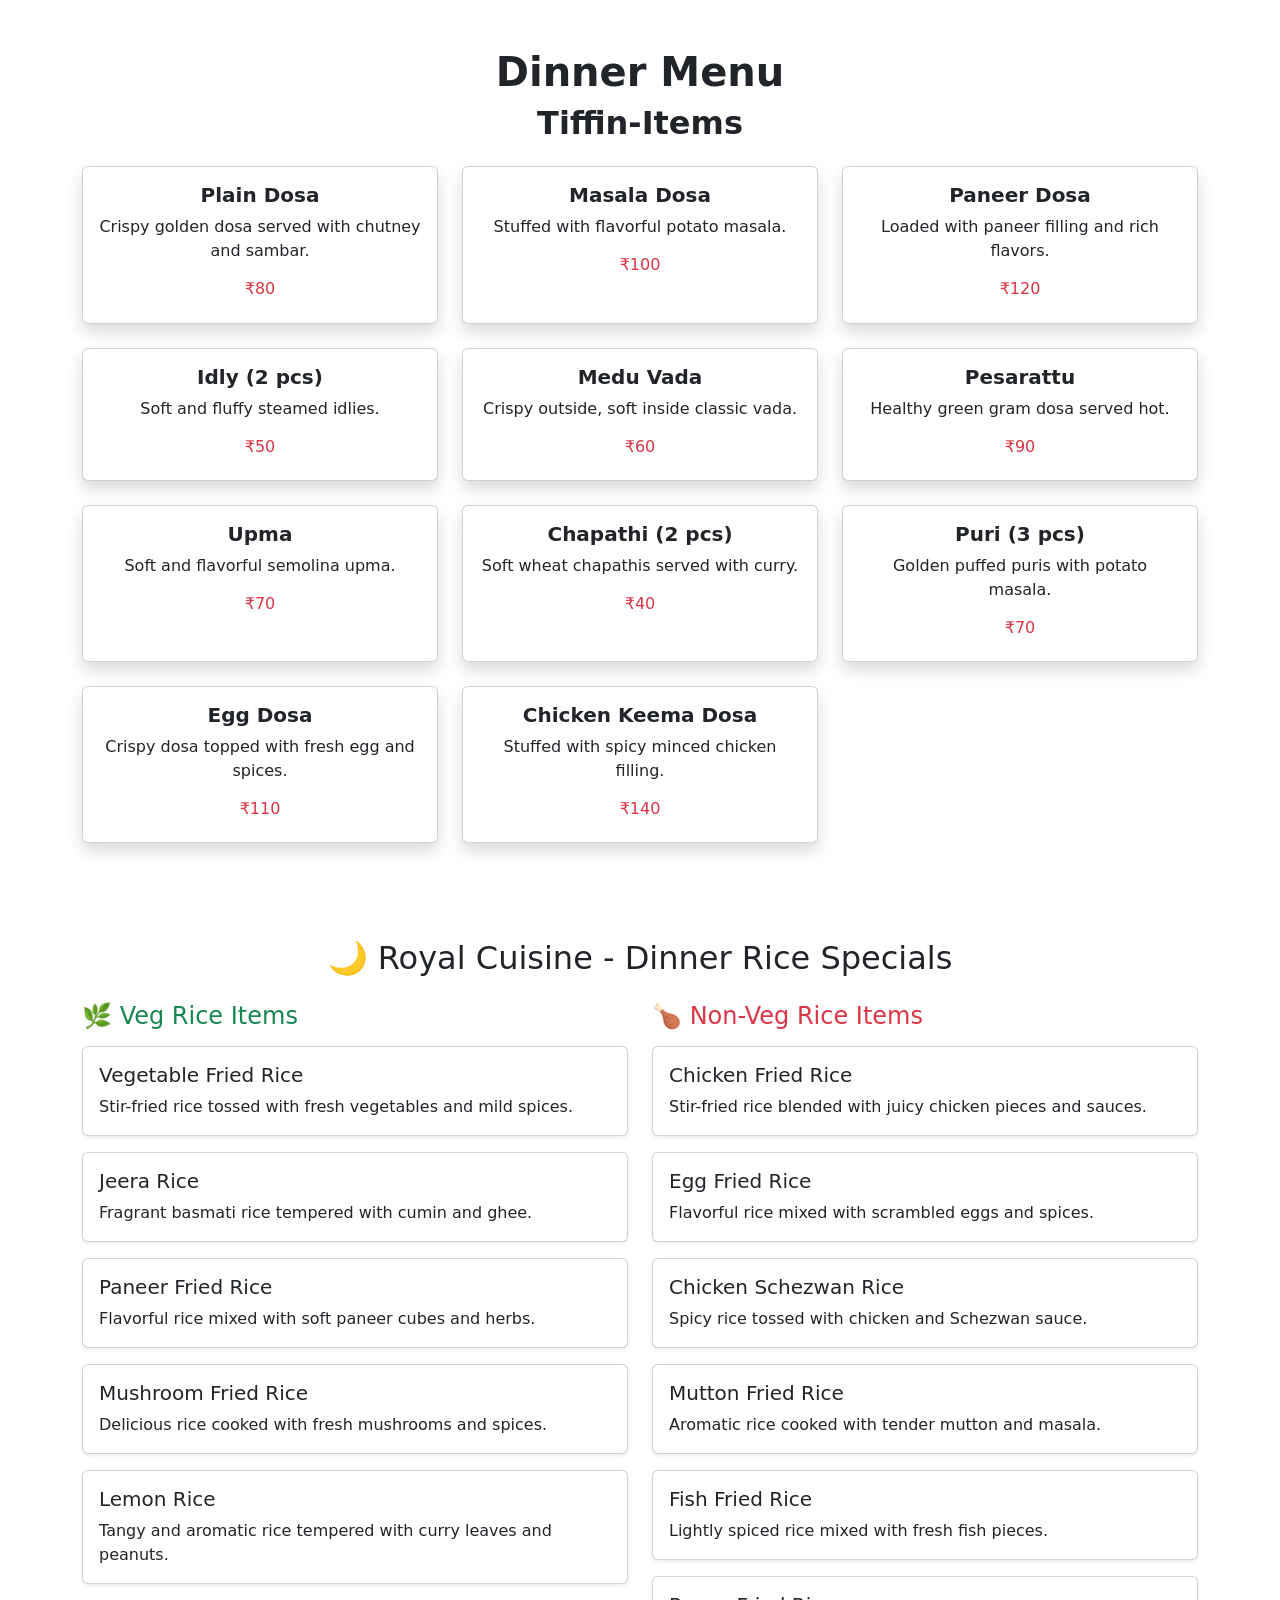
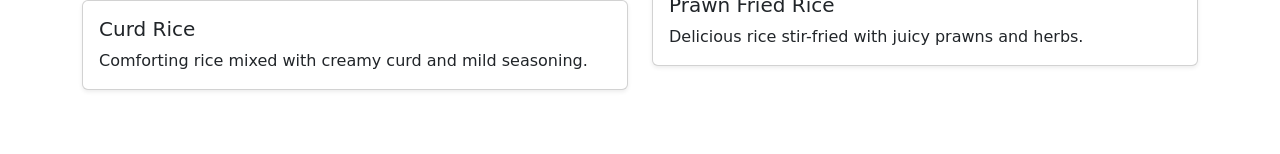
<file: dinner.html>
<!doctype html>
<html lang="en">
  <head>
    <meta charset="utf-8">
    <meta name="viewport" content="width=device-width, initial-scale=1">
    <title>Bootstrap demo</title>
    <link href="https://cdn.jsdelivr.net/npm/bootstrap@5.3.8/dist/css/bootstrap.min.css" rel="stylesheet" integrity="sha384-sRIl4kxILFvY47J16cr9ZwB07vP4J8+LH7qKQnuqkuIAvNWLzeN8tE5YBujZqJLB" crossorigin="anonymous">
  </head>
  <body>
    <section class="container py-5">
        <h1 class="fw-bold fs-1" align="center">Dinner Menu</h1>
  <h2 class="text-center fw-bold mb-4"> Tiffin-Items</h2>

  <div class="row g-4">

    <!-- Plain Dosa -->
    <div class="col-md-4 col-sm-6">
      <div class="card h-100 shadow">
        <div class="card-body text-center">
          <h5 class="card-title fw-bold">Plain Dosa</h5>
          <p class="card-text">Crispy golden dosa served with chutney and sambar.</p>
          <h6 class="text-danger">₹80</h6>
        </div>
      </div>
    </div>

    <!-- Masala Dosa -->
    <div class="col-md-4 col-sm-6">
      <div class="card h-100 shadow">
        <div class="card-body text-center">
          <h5 class="card-title fw-bold">Masala Dosa</h5>
          <p class="card-text">Stuffed with flavorful potato masala.</p>
          <h6 class="text-danger">₹100</h6>
        </div>
      </div>
    </div>

    <!-- Paneer Dosa -->
    <div class="col-md-4 col-sm-6">
      <div class="card h-100 shadow">
        <div class="card-body text-center">
          <h5 class="card-title fw-bold">Paneer Dosa</h5>
          <p class="card-text">Loaded with paneer filling and rich flavors.</p>
          <h6 class="text-danger">₹120</h6>
        </div>
      </div>
    </div>

    <!-- Idly -->
    <div class="col-md-4 col-sm-6">
      <div class="card h-100 shadow">
        <div class="card-body text-center">
          <h5 class="card-title fw-bold">Idly (2 pcs)</h5>
          <p class="card-text">Soft and fluffy steamed idlies.</p>
          <h6 class="text-danger">₹50</h6>
        </div>
      </div>
    </div>

    <!-- Vada -->
    <div class="col-md-4 col-sm-6">
      <div class="card h-100 shadow">
        <div class="card-body text-center">
          <h5 class="card-title fw-bold">Medu Vada</h5>
          <p class="card-text">Crispy outside, soft inside classic vada.</p>
          <h6 class="text-danger">₹60</h6>
        </div>
      </div>
    </div>

    <!-- Pesarattu -->
    <div class="col-md-4 col-sm-6">
      <div class="card h-100 shadow">
        <div class="card-body text-center">
          <h5 class="card-title fw-bold">Pesarattu</h5>
          <p class="card-text">Healthy green gram dosa served hot.</p>
          <h6 class="text-danger">₹90</h6>
        </div>
      </div>
    </div>

    <!-- Upma -->
    <div class="col-md-4 col-sm-6">
      <div class="card h-100 shadow">
        <div class="card-body text-center">
          <h5 class="card-title fw-bold">Upma</h5>
          <p class="card-text">Soft and flavorful semolina upma.</p>
          <h6 class="text-danger">₹70</h6>
        </div>
      </div>
    </div>

    <!-- Chapathi -->
    <div class="col-md-4 col-sm-6">
      <div class="card h-100 shadow">
        <div class="card-body text-center">
          <h5 class="card-title fw-bold">Chapathi (2 pcs)</h5>
          <p class="card-text">Soft wheat chapathis served with curry.</p>
          <h6 class="text-danger">₹40</h6>
        </div>
      </div>
    </div>

    <!-- Puri -->
    <div class="col-md-4 col-sm-6">
      <div class="card h-100 shadow">
        <div class="card-body text-center">
          <h5 class="card-title fw-bold">Puri (3 pcs)</h5>
          <p class="card-text">Golden puffed puris with potato masala.</p>
          <h6 class="text-danger">₹70</h6>
        </div>
      </div>
    </div>

    <!-- Egg Dosa -->
    <div class="col-md-4 col-sm-6">
      <div class="card h-100 shadow">
        <div class="card-body text-center">
          <h5 class="card-title fw-bold">Egg Dosa</h5>
          <p class="card-text">Crispy dosa topped with fresh egg and spices.</p>
          <h6 class="text-danger">₹110</h6>
        </div>
      </div>
    </div>

    <!-- Chicken Keema Dosa -->
    <div class="col-md-4 col-sm-6">
      <div class="card h-100 shadow">
        <div class="card-body text-center">
          <h5 class="card-title fw-bold">Chicken Keema Dosa</h5>
          <p class="card-text">Stuffed with spicy minced chicken filling.</p>
          <h6 class="text-danger">₹140</h6>
        </div>
      </div>
    </div>

  </div>
</section>
<!-- Dinner Rice Section -->
<section class="container my-5">
  <h2 class="text-center mb-4">🌙 Royal Cuisine - Dinner Rice Specials</h2>

  <div class="row">

    <!-- Veg Rice Column -->
    <div class="col-md-6">
      <h4 class="text-success mb-3">🌿 Veg Rice Items</h4>

      <div class="card mb-3 shadow-sm">
        <div class="card-body">
          <h5 class="card-title">Vegetable Fried Rice</h5>
          <p class="card-text">Stir-fried rice tossed with fresh vegetables and mild spices.</p>
        </div>
      </div>

      <div class="card mb-3 shadow-sm">
        <div class="card-body">
          <h5 class="card-title">Jeera Rice</h5>
          <p class="card-text">Fragrant basmati rice tempered with cumin and ghee.</p>
        </div>
      </div>

      <div class="card mb-3 shadow-sm">
        <div class="card-body">
          <h5 class="card-title">Paneer Fried Rice</h5>
          <p class="card-text">Flavorful rice mixed with soft paneer cubes and herbs.</p>
        </div>
      </div>

      <div class="card mb-3 shadow-sm">
        <div class="card-body">
          <h5 class="card-title">Mushroom Fried Rice</h5>
          <p class="card-text">Delicious rice cooked with fresh mushrooms and spices.</p>
        </div>
      </div>

      <div class="card mb-3 shadow-sm">
        <div class="card-body">
          <h5 class="card-title">Lemon Rice</h5>
          <p class="card-text">Tangy and aromatic rice tempered with curry leaves and peanuts.</p>
        </div>
      </div>

      <div class="card mb-3 shadow-sm">
        <div class="card-body">
          <h5 class="card-title">Curd Rice</h5>
          <p class="card-text">Comforting rice mixed with creamy curd and mild seasoning.</p>
        </div>
      </div>
    </div>


    <!-- Non-Veg Rice Column -->
    <div class="col-md-6">
      <h4 class="text-danger mb-3">🍗 Non-Veg Rice Items</h4>

      <div class="card mb-3 shadow-sm">
        <div class="card-body">
          <h5 class="card-title">Chicken Fried Rice</h5>
          <p class="card-text">Stir-fried rice blended with juicy chicken pieces and sauces.</p>
        </div>
      </div>

      <div class="card mb-3 shadow-sm">
        <div class="card-body">
          <h5 class="card-title">Egg Fried Rice</h5>
          <p class="card-text">Flavorful rice mixed with scrambled eggs and spices.</p>
        </div>
      </div>

      <div class="card mb-3 shadow-sm">
        <div class="card-body">
          <h5 class="card-title">Chicken Schezwan Rice</h5>
          <p class="card-text">Spicy rice tossed with chicken and Schezwan sauce.</p>
        </div>
      </div>

      <div class="card mb-3 shadow-sm">
        <div class="card-body">
          <h5 class="card-title">Mutton Fried Rice</h5>
          <p class="card-text">Aromatic rice cooked with tender mutton and masala.</p>
        </div>
      </div>

      <div class="card mb-3 shadow-sm">
        <div class="card-body">
          <h5 class="card-title">Fish Fried Rice</h5>
          <p class="card-text">Lightly spiced rice mixed with fresh fish pieces.</p>
        </div>
      </div>

      <div class="card mb-3 shadow-sm">
        <div class="card-body">
          <h5 class="card-title">Prawn Fried Rice</h5>
          <p class="card-text">Delicious rice stir-fried with juicy prawns and herbs.</p>
        </div>
      </div>
    </div>

  </div>
</section>


    <script src="https://cdn.jsdelivr.net/npm/bootstrap@5.3.8/dist/js/bootstrap.bundle.min.js" integrity="sha384-FKyoEForCGlyvwx9Hj09JcYn3nv7wiPVlz7YYwJrWVcXK/BmnVDxM+D2scQbITxI" crossorigin="anonymous"></script>
  </body>
</html>
</file>
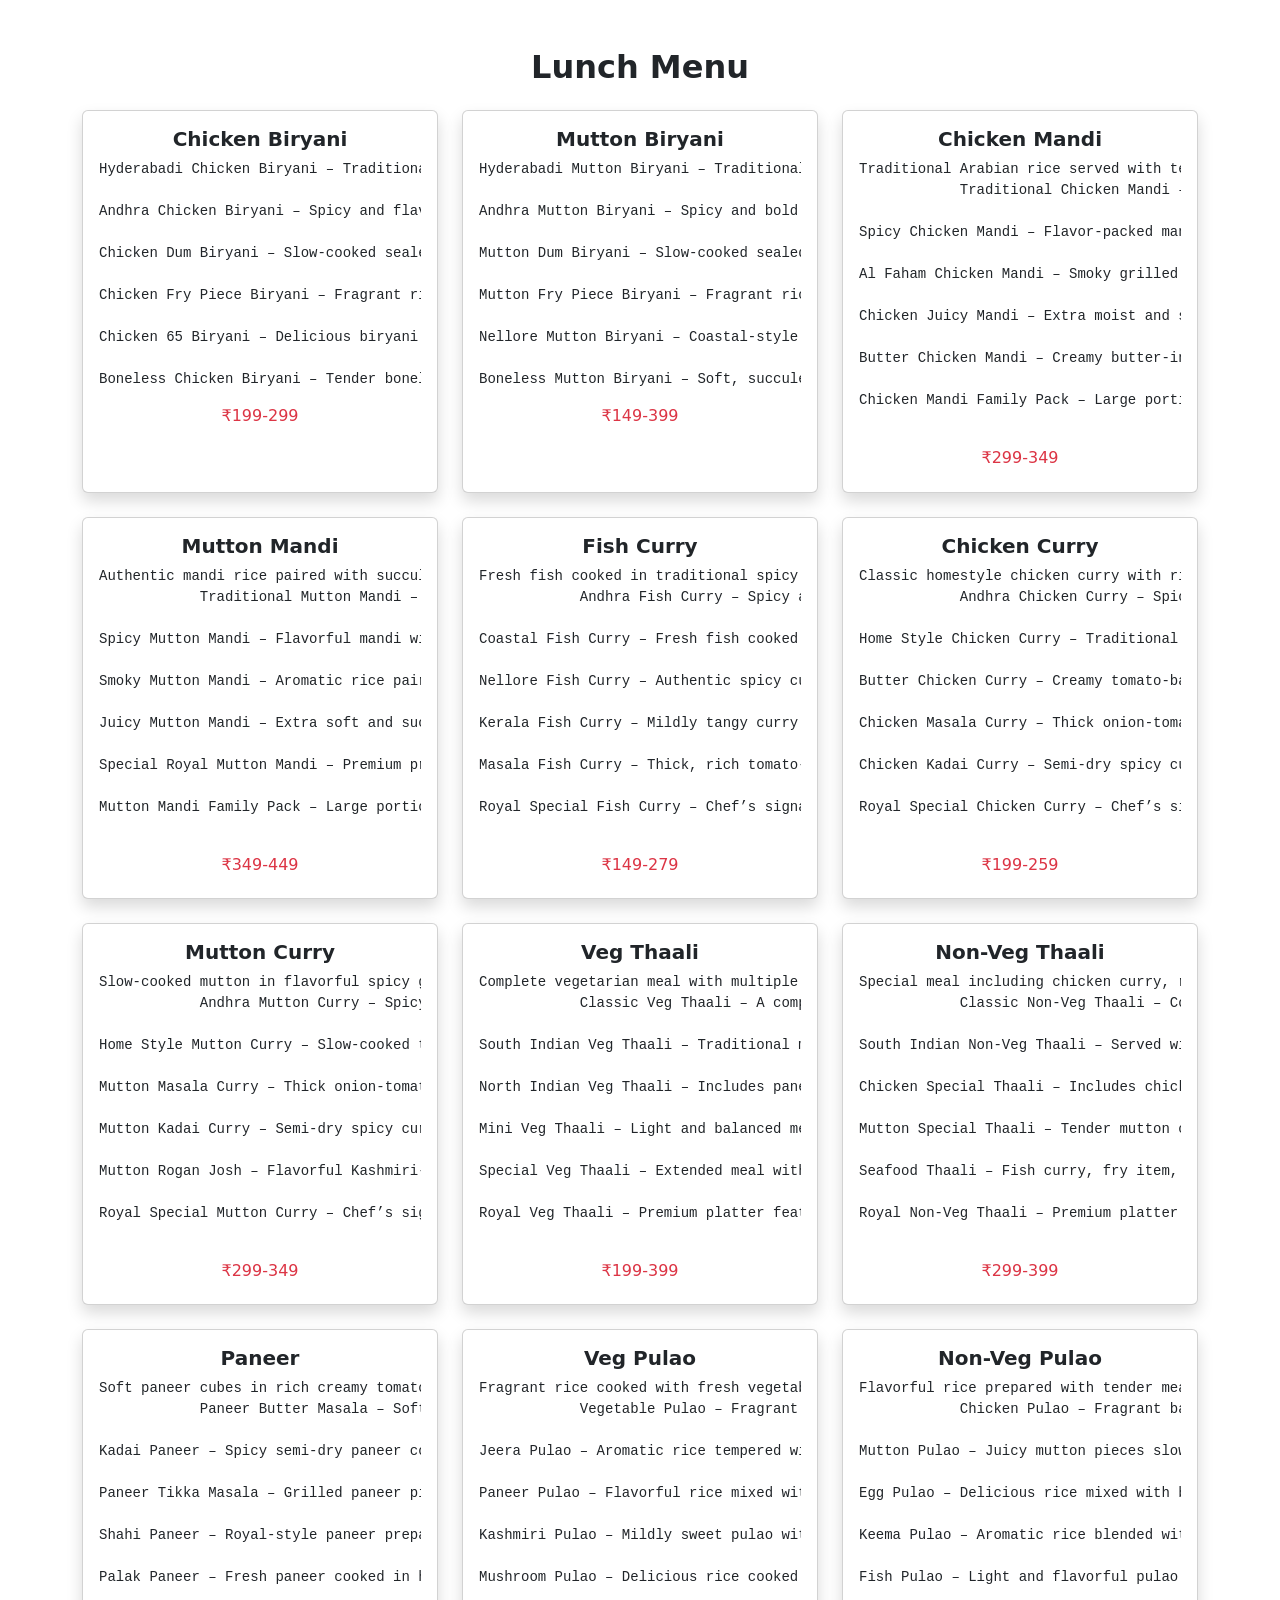
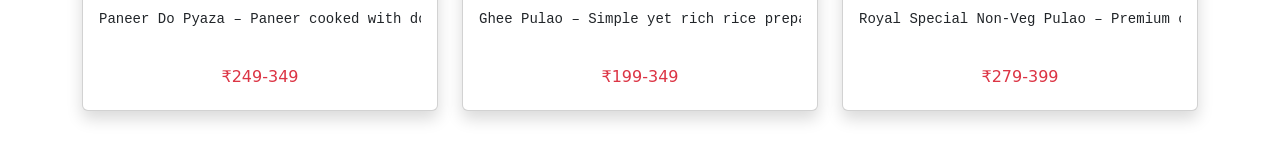
<file: lunch.html>
<!doctype html>
<html lang="en">
  <head>
    <meta charset="utf-8">
    <meta name="viewport" content="width=device-width, initial-scale=1">
    <title>Bootstrap demo</title>
    <link href="https://cdn.jsdelivr.net/npm/bootstrap@5.3.8/dist/css/bootstrap.min.css" rel="stylesheet" integrity="sha384-sRIl4kxILFvY47J16cr9ZwB07vP4J8+LH7qKQnuqkuIAvNWLzeN8tE5YBujZqJLB" crossorigin="anonymous">
  </head>
  <body>
    <section class="container py-5">
  <h1 class="text-center fw-bold mb-4 fs-2">Lunch Menu</h1>

  <div class="row g-4">

    <!-- Chicken Biryani -->
    <div class="col-md-4 col-sm-6">
      <div class="card h-100 shadow">
        <div class="card-body text-center">
          <h5 class="card-title fw-bold">Chicken Biryani</h5>
          <pre class="card-text">Hyderabadi Chicken Biryani – Traditional dum-cooked biryani with rich aromatic spices and juicy chicken.

Andhra Chicken Biryani – Spicy and flavorful biryani packed with bold Andhra-style masala.

Chicken Dum Biryani – Slow-cooked sealed biryani for deep, authentic taste in every grain.

Chicken Fry Piece Biryani – Fragrant rice topped with crispy, spicy fried chicken pieces.

Chicken 65 Biryani – Delicious biryani mixed with spicy and crispy Chicken 65 bites.

Boneless Chicken Biryani – Tender boneless chicken pieces blended perfectly with flavorful rice.</pre>
          <h6 class="text-danger">₹199-299</h6>
        </div>
      </div>
    </div>

    <!-- Mutton Biryani -->
    <div class="col-md-4 col-sm-6">
      <div class="card h-100 shadow">
        <div class="card-body text-center">
          <h5 class="card-title fw-bold">Mutton Biryani</h5>
          <pre class="card-text">Hyderabadi Mutton Biryani – Traditional dum-cooked biryani with tender mutton and rich aromatic spices.

Andhra Mutton Biryani – Spicy and bold biryani packed with authentic Andhra masala flavors.

Mutton Dum Biryani – Slow-cooked sealed biryani for deep, juicy and flavorful taste.

Mutton Fry Piece Biryani – Fragrant rice topped with crispy, spicy fried mutton pieces.

Nellore Mutton Biryani – Coastal-style biryani with unique spice blend and rich taste.

Boneless Mutton Biryani – Soft, succulent boneless mutton mixed perfectly with aromatic rice.</pre>
          <h6 class="text-danger">₹149-399</h6>
        </div>
      </div>
    </div>

    <!-- Chicken Mandi -->
    <div class="col-md-4 col-sm-6">
      <div class="card h-100 shadow">
        <div class="card-body text-center">
          <h5 class="card-title fw-bold">Chicken Mandi</h5>
          <pre class="card-text">Traditional Arabian rice served with tender chicken.
            Traditional Chicken Mandi – Arabian-style fragrant rice served with tender, slow-cooked chicken.

Spicy Chicken Mandi – Flavor-packed mandi with a bold and spicy masala twist.

Al Faham Chicken Mandi – Smoky grilled chicken served over aromatic mandi rice.

Chicken Juicy Mandi – Extra moist and succulent chicken with rich flavored rice.

Butter Chicken Mandi – Creamy butter-infused chicken paired with mandi rice.

Chicken Mandi Family Pack – Large portion perfect for sharing with family and friends.
          </pre>
          <h6 class="text-danger">₹299-349</h6>
        </div>
      </div>
    </div>

    <!-- Mutton Mandi -->
    <div class="col-md-4 col-sm-6">
      <div class="card h-100 shadow">
        <div class="card-body text-center">
          <h5 class="card-title fw-bold">Mutton Mandi</h5>
          <pre class="card-text">Authentic mandi rice paired with succulent mutton.
            Traditional Mutton Mandi – Authentic Arabian-style rice served with tender slow-cooked mutton.

Spicy Mutton Mandi – Flavorful mandi with bold spices and rich masala taste.

Smoky Mutton Mandi – Aromatic rice paired with smoky, juicy mutton pieces.

Juicy Mutton Mandi – Extra soft and succulent mutton served over fragrant rice.

Special Royal Mutton Mandi – Premium preparation with rich spices and enhanced flavor.

Mutton Mandi Family Pack – Large portion perfect for sharing and celebrations.
          </pre>
          <h6 class="text-danger">₹349-449</h6>
        </div>
      </div>
    </div>

    <!-- Fish Curry -->
    <div class="col-md-4 col-sm-6">
      <div class="card h-100 shadow">
        <div class="card-body text-center">
          <h5 class="card-title fw-bold">Fish Curry</h5>
          <pre class="card-text">Fresh fish cooked in traditional spicy curry.
            Andhra Fish Curry – Spicy and tangy curry made with traditional Andhra-style masala.

Coastal Fish Curry – Fresh fish cooked in rich coconut-based coastal gravy.

Nellore Fish Curry – Authentic spicy curry with bold and flavorful spices.

Kerala Fish Curry – Mildly tangy curry prepared with coconut milk and curry leaves.

Masala Fish Curry – Thick, rich tomato-onion gravy with aromatic spices.

Royal Special Fish Curry – Chef’s signature preparation with premium spices and fresh fish.
          </pre>
          <h6 class="text-danger">₹149-279</h6>
        </div>
      </div>
    </div>

    <!-- Chicken Curry -->
    <div class="col-md-4 col-sm-6">
      <div class="card h-100 shadow">
        <div class="card-body text-center">
          <h5 class="card-title fw-bold">Chicken Curry</h5>
          <pre class="card-text">Classic homestyle chicken curry with rich gravy.
            Andhra Chicken Curry – Spicy and flavorful curry prepared with authentic Andhra masala.

Home Style Chicken Curry – Traditional slow-cooked curry with rich and comforting taste.

Butter Chicken Curry – Creamy tomato-based gravy with soft and juicy chicken pieces.

Chicken Masala Curry – Thick onion-tomato gravy packed with aromatic spices.

Chicken Kadai Curry – Semi-dry spicy curry cooked with capsicum and special kadai masala.

Royal Special Chicken Curry – Chef’s signature preparation with premium spices and rich flavor.
          </pre>
          <h6 class="text-danger">₹199-259</h6>
        </div>
      </div>
    </div>

    <!-- Mutton Curry -->
    <div class="col-md-4 col-sm-6">
      <div class="card h-100 shadow">
        <div class="card-body text-center">
          <h5 class="card-title fw-bold">Mutton Curry</h5>
          <pre class="card-text">Slow-cooked mutton in flavorful spicy gravy.
            Andhra Mutton Curry – Spicy and bold curry prepared with authentic Andhra-style masala.

Home Style Mutton Curry – Slow-cooked tender mutton in rich traditional gravy.

Mutton Masala Curry – Thick onion-tomato gravy infused with aromatic spices.

Mutton Kadai Curry – Semi-dry spicy curry cooked with capsicum and special kadai masala.

Mutton Rogan Josh – Flavorful Kashmiri-style curry with deep red aromatic gravy.

Royal Special Mutton Curry – Chef’s signature dish made with premium spices and rich taste.
          </pre>
          <h6 class="text-danger">₹299-349</h6>
        </div>
      </div>
    </div>

    <!-- Veg Thaali -->
    <div class="col-md-4 col-sm-6">
      <div class="card h-100 shadow">
        <div class="card-body text-center">
          <h5 class="card-title fw-bold">Veg Thaali</h5>
          <pre class="card-text">Complete vegetarian meal with multiple curries and rice.
            Classic Veg Thaali – A complete vegetarian meal with rice, chapathi, dal, curries, and sweets.

South Indian Veg Thaali – Traditional meal served with sambar, rasam, poriyal, curd, and rice.

North Indian Veg Thaali – Includes paneer curry, dal, roti, jeera rice, and dessert.

Mini Veg Thaali – Light and balanced meal with selected vegetarian dishes.

Special Veg Thaali – Extended meal with multiple curries, fry items, and sweet.

Royal Veg Thaali – Premium platter featuring rich paneer dishes, pulao, sweets, and accompaniments.
          </pre>
          <h6 class="text-danger">₹199-399</h6>
        </div>
      </div>
    </div>

    <!-- Non-Veg Thaali -->
    <div class="col-md-4 col-sm-6">
      <div class="card h-100 shadow">
        <div class="card-body text-center">
          <h5 class="card-title fw-bold">Non-Veg Thaali</h5>
          <pre class="card-text">Special meal including chicken curry, rice, and sides.
            Classic Non-Veg Thaali – Complete meal with rice, chapathi, chicken curry, dal, and sides.

South Indian Non-Veg Thaali – Served with chicken curry, sambar, rasam, fry item, and curd.

Chicken Special Thaali – Includes chicken curry, chicken fry, rice, roti, and dessert.

Mutton Special Thaali – Tender mutton curry served with rice, chapathi, and accompaniments.

Seafood Thaali – Fish curry, fry item, rice, dal, and traditional sides.

Royal Non-Veg Thaali – Premium platter with biryani, chicken/mutton curry, fry, sweet, and complete sides.
          </pre>
          <h6 class="text-danger">₹299-399</h6>
        </div>
      </div>
    </div>

    <!-- Paneer Butter Masala -->
    <div class="col-md-4 col-sm-6">
      <div class="card h-100 shadow">
        <div class="card-body text-center">
          <h5 class="card-title fw-bold">Paneer</h5>
          <pre class="card-text">Soft paneer cubes in rich creamy tomato gravy.
            Paneer Butter Masala – Soft paneer cubes cooked in rich, creamy tomato-based gravy.

Kadai Paneer – Spicy semi-dry paneer cooked with capsicum and special kadai masala.

Paneer Tikka Masala – Grilled paneer pieces simmered in flavorful masala gravy.

Shahi Paneer – Royal-style paneer prepared in mildly sweet and creamy gravy.

Palak Paneer – Fresh paneer cooked in healthy and flavorful spinach gravy.

Paneer Do Pyaza – Paneer cooked with double onion and aromatic spices.
          </pre>
          <h6 class="text-danger">₹249-349</h6>
        </div>
      </div>
    </div>

    <!-- Veg Pulao -->
    <div class="col-md-4 col-sm-6">
      <div class="card h-100 shadow">
        <div class="card-body text-center">
          <h5 class="card-title fw-bold">Veg Pulao</h5>
          <pre class="card-text">Fragrant rice cooked with fresh vegetables and spices.
            Vegetable Pulao – Fragrant basmati rice cooked with fresh vegetables and mild spices.

Jeera Pulao – Aromatic rice tempered with cumin seeds and ghee.

Paneer Pulao – Flavorful rice mixed with soft paneer cubes and spices.

Kashmiri Pulao – Mildly sweet pulao with dry fruits and rich aroma.

Mushroom Pulao – Delicious rice cooked with fresh mushrooms and herbs.

Ghee Pulao – Simple yet rich rice prepared with pure ghee and whole spices.
          </pre>
          <h6 class="text-danger">₹199-349</h6>
        </div>
      </div>
    </div>

    <!-- Non-Veg Pulao -->
    <div class="col-md-4 col-sm-6">
      <div class="card h-100 shadow">
        <div class="card-body text-center">
          <h5 class="card-title fw-bold">Non-Veg Pulao</h5>
          <pre class="card-text">Flavorful rice prepared with tender meat and spices.
            Chicken Pulao – Fragrant basmati rice cooked with tender chicken and mild aromatic spices.

Mutton Pulao – Juicy mutton pieces slow-cooked with flavorful spiced rice.

Egg Pulao – Delicious rice mixed with boiled eggs and traditional masala.

Keema Pulao – Aromatic rice blended with perfectly seasoned minced meat.

Fish Pulao – Light and flavorful pulao prepared with fresh fish and herbs.

Royal Special Non-Veg Pulao – Premium combination of meat, whole spices, and rich aroma.
          </pre>
          <h6 class="text-danger">₹279-399</h6>
        </div>
      </div>
    </div>

  </div>
</section>

    <script src="https://cdn.jsdelivr.net/npm/bootstrap@5.3.8/dist/js/bootstrap.bundle.min.js" integrity="sha384-FKyoEForCGlyvwx9Hj09JcYn3nv7wiPVlz7YYwJrWVcXK/BmnVDxM+D2scQbITxI" crossorigin="anonymous"></script>
  </body>
</html>
</file>
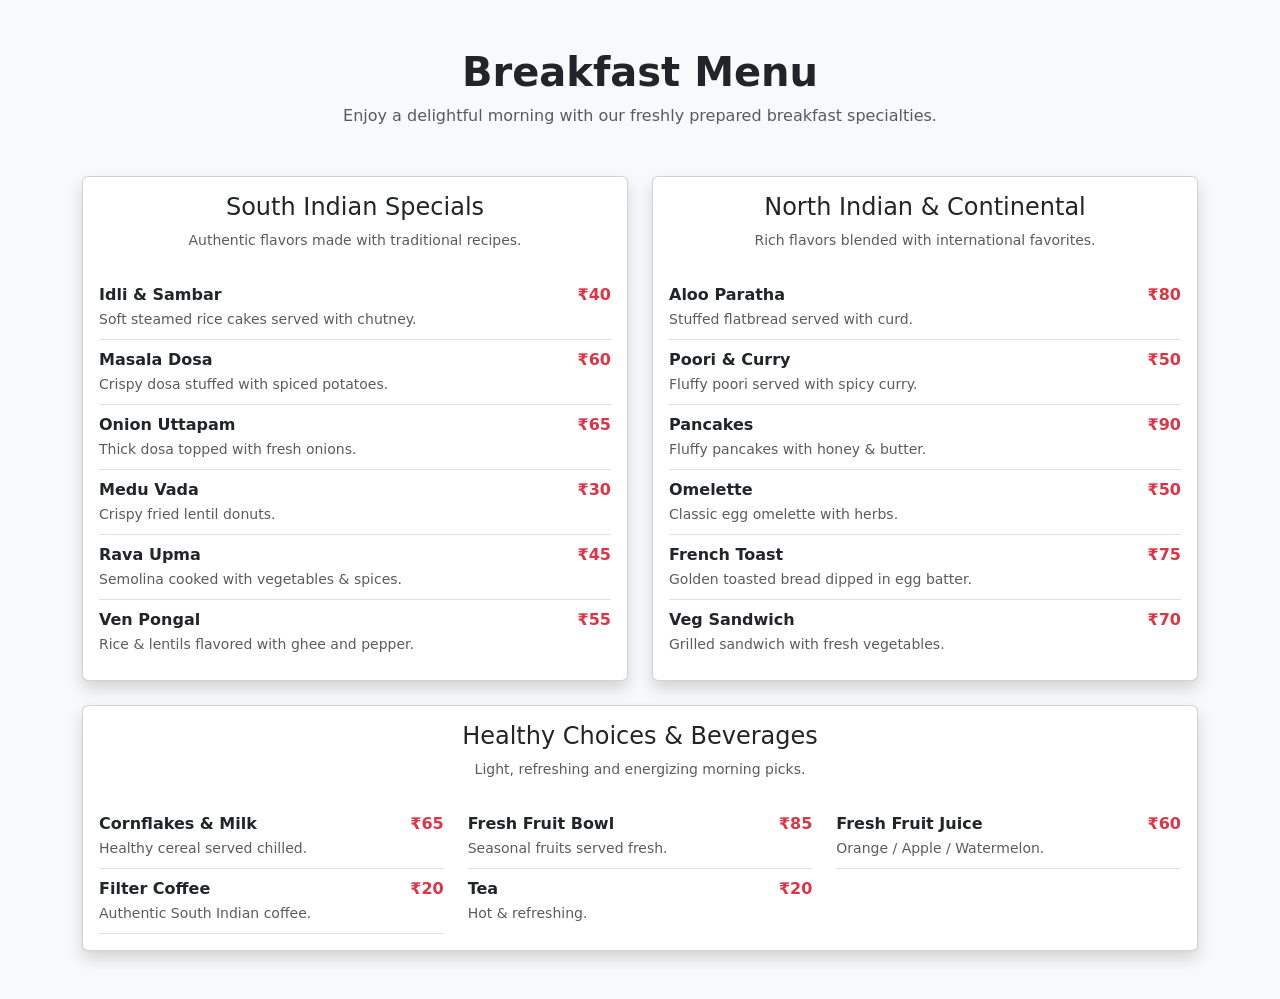
<file: menu.html>
<!DOCTYPE html>
<html lang="en">
<head>
    <meta charset="UTF-8">
    <title>Royal Cuisine - Breakfast Menu</title>
    <meta name="viewport" content="width=device-width, initial-scale=1">

    <!-- Bootstrap 5 CDN -->
    <link href="https://cdn.jsdelivr.net/npm/bootstrap@5.3.2/dist/css/bootstrap.min.css" rel="stylesheet">
</head>

<body class="bg-light">

<div class="container py-5">

    <!-- Title -->
    <div class="text-center mb-5">
        <h1 class="fw-bold">Breakfast Menu</h1>
        <p class="text-muted">Enjoy a delightful morning with our freshly prepared breakfast specialties.</p>
    </div>

    <div class="row g-4">

        <!-- South Indian -->
        <div class="col-12 col-md-6">
            <div class="card shadow h-100">
                <div class="card-body">
                    <h4 class="text-center">South Indian Specials</h4>
                    <p class="text-muted text-center small mb-4">
                        Authentic flavors made with traditional recipes.
                    </p>

                    <div class="d-flex justify-content-between border-bottom py-2">
                        <div>
                            <strong>Idli & Sambar</strong><br>
                            <small class="text-muted">Soft steamed rice cakes served with chutney.</small>
                        </div>
                        <span class="fw-bold text-danger">₹40</span>
                    </div>

                    <div class="d-flex justify-content-between border-bottom py-2">
                        <div>
                            <strong>Masala Dosa</strong><br>
                            <small class="text-muted">Crispy dosa stuffed with spiced potatoes.</small>
                        </div>
                        <span class="fw-bold text-danger">₹60</span>
                    </div>

                    <div class="d-flex justify-content-between border-bottom py-2">
                        <div>
                            <strong>Onion Uttapam</strong><br>
                            <small class="text-muted">Thick dosa topped with fresh onions.</small>
                        </div>
                        <span class="fw-bold text-danger">₹65</span>
                    </div>

                    <div class="d-flex justify-content-between border-bottom py-2">
                        <div>
                            <strong>Medu Vada</strong><br>
                            <small class="text-muted">Crispy fried lentil donuts.</small>
                        </div>
                        <span class="fw-bold text-danger">₹30</span>
                    </div>

                    <div class="d-flex justify-content-between border-bottom py-2">
                        <div>
                            <strong>Rava Upma</strong><br>
                            <small class="text-muted">Semolina cooked with vegetables & spices.</small>
                        </div>
                        <span class="fw-bold text-danger">₹45</span>
                    </div>

                    <div class="d-flex justify-content-between py-2">
                        <div>
                            <strong>Ven Pongal</strong><br>
                            <small class="text-muted">Rice & lentils flavored with ghee and pepper.</small>
                        </div>
                        <span class="fw-bold text-danger">₹55</span>
                    </div>

                </div>
            </div>
        </div>

        <!-- North Indian & Continental -->
        <div class="col-12 col-md-6">
            <div class="card shadow h-100">
                <div class="card-body">
                    <h4 class="text-center">North Indian & Continental</h4>
                    <p class="text-muted text-center small mb-4">
                        Rich flavors blended with international favorites.
                    </p>

                    <div class="d-flex justify-content-between border-bottom py-2">
                        <div>
                            <strong>Aloo Paratha</strong><br>
                            <small class="text-muted">Stuffed flatbread served with curd.</small>
                        </div>
                        <span class="fw-bold text-danger">₹80</span>
                    </div>

                    <div class="d-flex justify-content-between border-bottom py-2">
                        <div>
                            <strong>Poori & Curry</strong><br>
                            <small class="text-muted">Fluffy poori served with spicy curry.</small>
                        </div>
                        <span class="fw-bold text-danger">₹50</span>
                    </div>

                    <div class="d-flex justify-content-between border-bottom py-2">
                        <div>
                            <strong>Pancakes</strong><br>
                            <small class="text-muted">Fluffy pancakes with honey & butter.</small>
                        </div>
                        <span class="fw-bold text-danger">₹90</span>
                    </div>

                    <div class="d-flex justify-content-between border-bottom py-2">
                        <div>
                            <strong>Omelette</strong><br>
                            <small class="text-muted">Classic egg omelette with herbs.</small>
                        </div>
                        <span class="fw-bold text-danger">₹50</span>
                    </div>

                    <div class="d-flex justify-content-between border-bottom py-2">
                        <div>
                            <strong>French Toast</strong><br>
                            <small class="text-muted">Golden toasted bread dipped in egg batter.</small>
                        </div>
                        <span class="fw-bold text-danger">₹75</span>
                    </div>

                    <div class="d-flex justify-content-between py-2">
                        <div>
                            <strong>Veg Sandwich</strong><br>
                            <small class="text-muted">Grilled sandwich with fresh vegetables.</small>
                        </div>
                        <span class="fw-bold text-danger">₹70</span>
                    </div>

                </div>
            </div>
        </div>

        <!-- Healthy & Beverages -->
        <div class="col-12">
            <div class="card shadow">
                <div class="card-body">
                    <h4 class="text-center">Healthy Choices & Beverages</h4>
                    <p class="text-muted text-center small mb-4">
                        Light, refreshing and energizing morning picks.
                    </p>

                    <div class="row">

                        <div class="col-12 col-md-4">
                            <div class="d-flex justify-content-between border-bottom py-2">
                                <div>
                                    <strong>Cornflakes & Milk</strong><br>
                                    <small class="text-muted">Healthy cereal served chilled.</small>
                                </div>
                                <span class="fw-bold text-danger">₹65</span>
                            </div>
                        </div>

                        <div class="col-12 col-md-4">
                            <div class="d-flex justify-content-between border-bottom py-2">
                                <div>
                                    <strong>Fresh Fruit Bowl</strong><br>
                                    <small class="text-muted">Seasonal fruits served fresh.</small>
                                </div>
                                <span class="fw-bold text-danger">₹85</span>
                            </div>
                        </div>

                        <div class="col-12 col-md-4">
                            <div class="d-flex justify-content-between border-bottom py-2">
                                <div>
                                    <strong>Fresh Fruit Juice</strong><br>
                                    <small class="text-muted">Orange / Apple / Watermelon.</small>
                                </div>
                                <span class="fw-bold text-danger">₹60</span>
                            </div>
                        </div>

                        <div class="col-12 col-md-4">
                            <div class="d-flex justify-content-between border-bottom py-2">
                                <div>
                                    <strong>Filter Coffee</strong><br>
                                    <small class="text-muted">Authentic South Indian coffee.</small>
                                </div>
                                <span class="fw-bold text-danger">₹20</span>
                            </div>
                        </div>

                        <div class="col-12 col-md-4">
                            <div class="d-flex justify-content-between py-2">
                                <div>
                                    <strong>Tea</strong><br>
                                    <small class="text-muted">Hot & refreshing.</small>
                                </div>
                                <span class="fw-bold text-danger">₹20</span>
                            </div>
                        </div>

                    </div>

                </div>
            </div>
        </div>

    </div>

</div>

</body>
</html>
</file>
